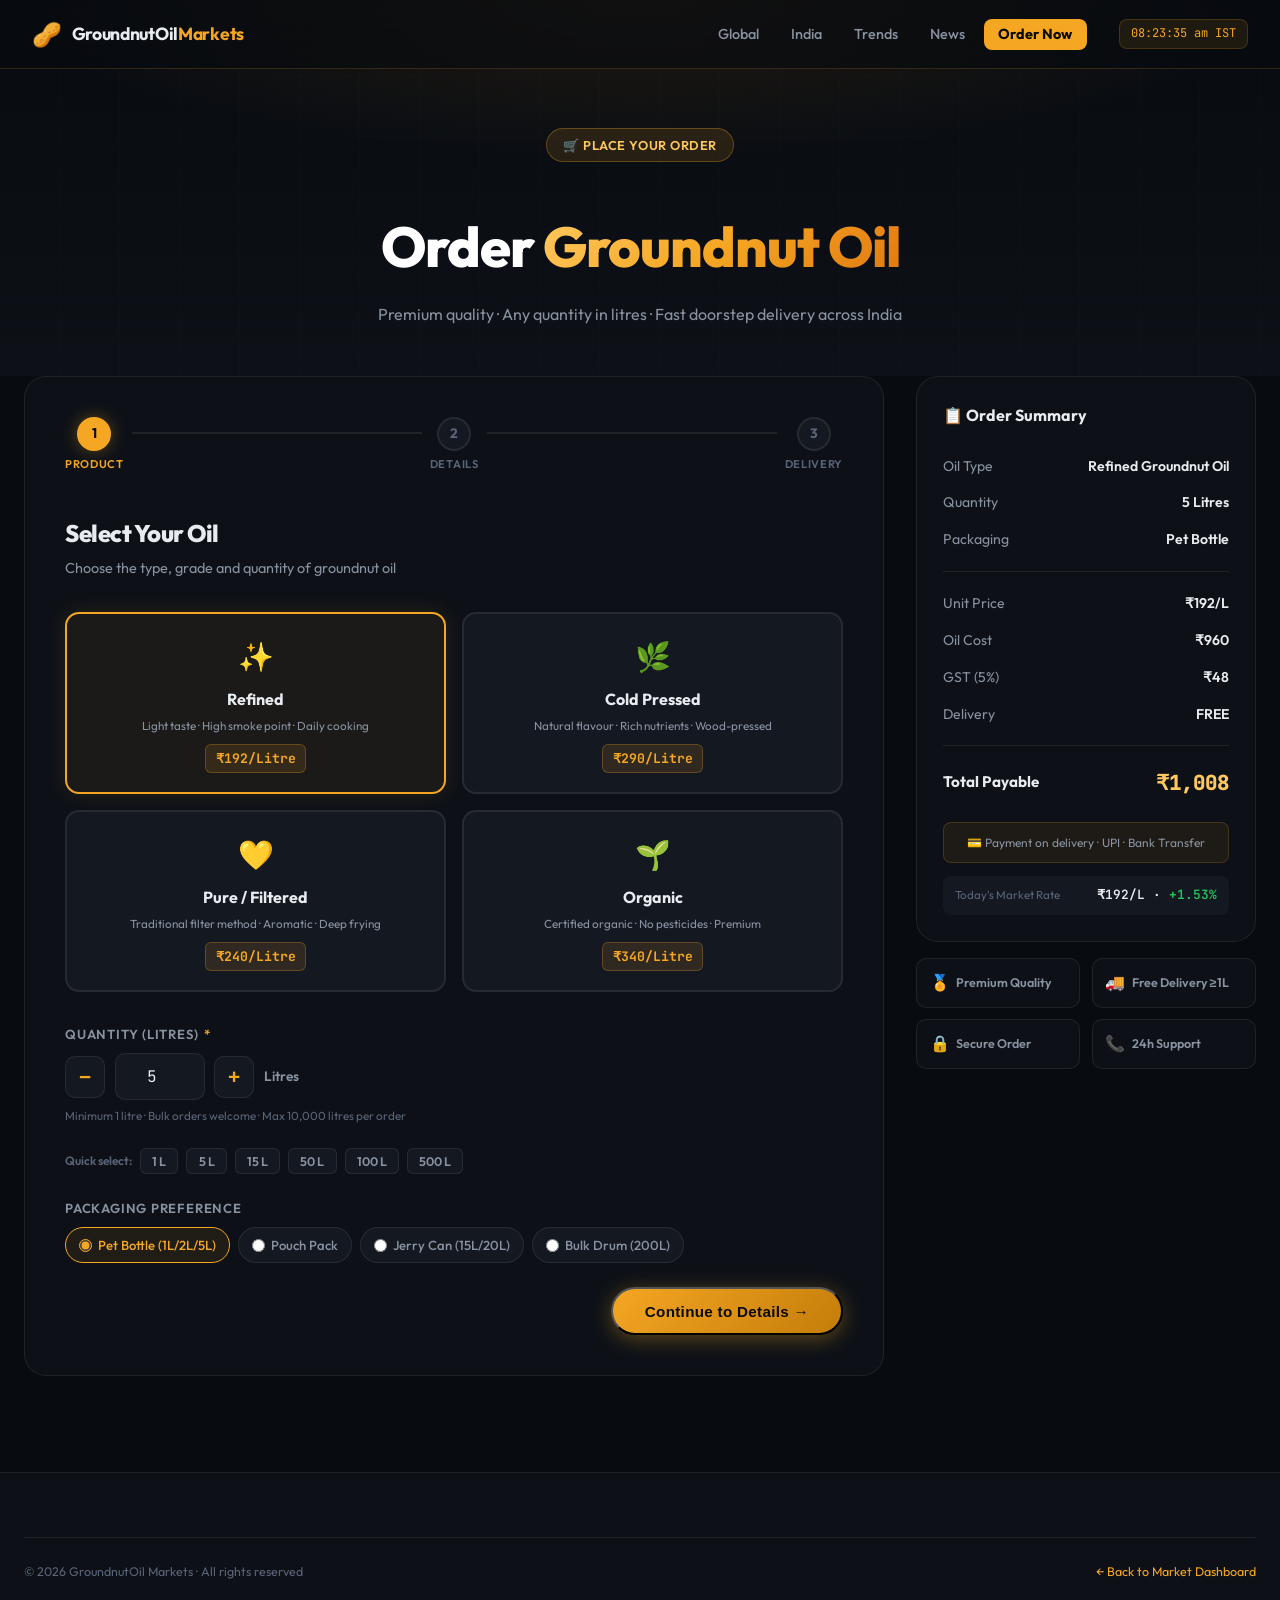
<file: order.html>
<!DOCTYPE html>
<html lang="en">
<head>
  <meta charset="UTF-8" />
  <meta name="viewport" content="width=device-width, initial-scale=1.0" />
  <title>Order Groundnut Oil – GroundnutOil Markets</title>
  <meta name="description" content="Order premium groundnut oil online. Choose your quantity in litres, select grade, and get doorstep delivery across India." />
  <link rel="preconnect" href="https://fonts.googleapis.com" />
  <link rel="preconnect" href="https://fonts.gstatic.com" crossorigin />
  <link href="https://fonts.googleapis.com/css2?family=Outfit:wght@300;400;500;600;700;800&family=JetBrains+Mono:wght@400;500&display=swap" rel="stylesheet" />
  <link rel="stylesheet" href="styles.css" />
  <link rel="stylesheet" href="order.css" />
</head>
<body class="order-page">

  <!-- ===== NAV ===== -->
  <nav class="navbar" id="navbar">
    <div class="nav-inner">
      <a href="index.html" class="nav-logo">
        <span class="logo-icon">🥜</span>
        <span class="logo-text">GroundnutOil<span class="logo-accent">Markets</span></span>
      </a>
      <ul class="nav-links">
        <li><a href="index.html#global">Global</a></li>
        <li><a href="index.html#india">India</a></li>
        <li><a href="index.html#chart">Trends</a></li>
        <li><a href="index.html#news">News</a></li>
        <li><a href="order.html" class="nav-order-active">Order Now</a></li>
      </ul>
      <div class="nav-time" id="navTime"></div>
    </div>
  </nav>

  <!-- ===== ORDER HERO ===== -->
  <div class="order-hero">
    <div class="order-hero-bg"></div>
    <div class="order-hero-content">
      <div class="hero-badge">🛒 Place Your Order</div>
      <h1 class="order-hero-title">Order <span class="gradient-text">Groundnut Oil</span></h1>
      <p class="order-hero-sub">Premium quality · Any quantity in litres · Fast doorstep delivery across India</p>
    </div>
  </div>

  <!-- ===== MAIN CONTENT ===== -->
  <main class="order-main">
    <div class="order-layout">

      <!-- ===== LEFT: FORM ===== -->
      <div class="order-form-wrap">

        <!-- Step indicator -->
        <div class="steps-bar">
          <div class="step active" id="step1Dot"><span class="step-num">1</span><span class="step-label">Product</span></div>
          <div class="step-line"></div>
          <div class="step" id="step2Dot"><span class="step-num">2</span><span class="step-label">Details</span></div>
          <div class="step-line"></div>
          <div class="step" id="step3Dot"><span class="step-num">3</span><span class="step-label">Delivery</span></div>
        </div>

        <form id="orderForm" novalidate>

          <!-- ===== STEP 1: Product ===== -->
          <div class="form-step active" id="formStep1">
            <h2 class="step-title">Select Your Oil</h2>
            <p class="step-desc">Choose the type, grade and quantity of groundnut oil</p>

            <!-- Oil Type Cards -->
            <div class="oil-type-grid">
              <label class="oil-card" for="typeRefined">
                <input type="radio" name="oilType" id="typeRefined" value="Refined Groundnut Oil" checked />
                <div class="oil-card-inner">
                  <div class="oil-card-icon">✨</div>
                  <div class="oil-card-name">Refined</div>
                  <div class="oil-card-desc">Light taste · High smoke point · Daily cooking</div>
                  <div class="oil-card-price">₹192/Litre</div>
                </div>
              </label>

              <label class="oil-card" for="typeColdPressed">
                <input type="radio" name="oilType" id="typeColdPressed" value="Cold Pressed Groundnut Oil" />
                <div class="oil-card-inner">
                  <div class="oil-card-icon">🌿</div>
                  <div class="oil-card-name">Cold Pressed</div>
                  <div class="oil-card-desc">Natural flavour · Rich nutrients · Wood-pressed</div>
                  <div class="oil-card-price">₹290/Litre</div>
                </div>
              </label>

              <label class="oil-card" for="typePure">
                <input type="radio" name="oilType" id="typePure" value="Pure Groundnut Oil" />
                <div class="oil-card-inner">
                  <div class="oil-card-icon">💛</div>
                  <div class="oil-card-name">Pure / Filtered</div>
                  <div class="oil-card-desc">Traditional filter method · Aromatic · Deep frying</div>
                  <div class="oil-card-price">₹240/Litre</div>
                </div>
              </label>

              <label class="oil-card" for="typeOrganic">
                <input type="radio" name="oilType" id="typeOrganic" value="Organic Groundnut Oil" />
                <div class="oil-card-inner">
                  <div class="oil-card-icon">🌱</div>
                  <div class="oil-card-name">Organic</div>
                  <div class="oil-card-desc">Certified organic · No pesticides · Premium</div>
                  <div class="oil-card-price">₹340/Litre</div>
                </div>
              </label>
            </div>

            <!-- Quantity -->
            <div class="form-group">
              <label class="form-label" for="quantity">Quantity (Litres) <span class="required">*</span></label>
              <div class="qty-wrap">
                <button type="button" class="qty-btn" id="qtyMinus">−</button>
                <input
                  type="number"
                  id="quantity"
                  name="quantity"
                  class="form-input qty-input"
                  value="5"
                  min="1"
                  max="10000"
                  placeholder="Enter litres"
                  required
                />
                <button type="button" class="qty-btn" id="qtyPlus">+</button>
                <span class="qty-unit">Litres</span>
              </div>
              <p class="form-hint">Minimum 1 litre · Bulk orders welcome · Max 10,000 litres per order</p>
            </div>

            <!-- Quick presets -->
            <div class="qty-presets">
              <span class="preset-label">Quick select:</span>
              <button type="button" class="preset-btn" data-qty="1">1 L</button>
              <button type="button" class="preset-btn" data-qty="5">5 L</button>
              <button type="button" class="preset-btn" data-qty="15">15 L</button>
              <button type="button" class="preset-btn" data-qty="50">50 L</button>
              <button type="button" class="preset-btn" data-qty="100">100 L</button>
              <button type="button" class="preset-btn" data-qty="500">500 L</button>
            </div>

            <!-- Packaging -->
            <div class="form-group">
              <label class="form-label">Packaging Preference</label>
              <div class="radio-group">
                <label class="radio-pill">
                  <input type="radio" name="packaging" value="Pet Bottle (1L / 2L / 5L)" checked /> Pet Bottle (1L/2L/5L)
                </label>
                <label class="radio-pill">
                  <input type="radio" name="packaging" value="Pouch Pack (500ml/1L)" /> Pouch Pack
                </label>
                <label class="radio-pill">
                  <input type="radio" name="packaging" value="Jerry Can (15L / 20L)" /> Jerry Can (15L/20L)
                </label>
                <label class="radio-pill">
                  <input type="radio" name="packaging" value="Bulk Drum (200L)" /> Bulk Drum (200L)
                </label>
              </div>
            </div>

            <div class="step-actions">
              <button type="button" class="btn-primary" id="toStep2">Continue to Details →</button>
            </div>
          </div>

          <!-- ===== STEP 2: Customer Details ===== -->
          <div class="form-step" id="formStep2">
            <h2 class="step-title">Your Details</h2>
            <p class="step-desc">Let us know who you are so we can confirm your order</p>

            <div class="form-row">
              <div class="form-group">
                <label class="form-label" for="firstName">First Name <span class="required">*</span></label>
                <input type="text" id="firstName" name="firstName" class="form-input" placeholder="Rahul" required />
              </div>
              <div class="form-group">
                <label class="form-label" for="lastName">Last Name <span class="required">*</span></label>
                <input type="text" id="lastName" name="lastName" class="form-input" placeholder="Sharma" required />
              </div>
            </div>

            <div class="form-group">
              <label class="form-label" for="email">Email Address <span class="required">*</span></label>
              <input type="email" id="email" name="email" class="form-input" placeholder="rahul@example.com" required />
              <p class="form-hint">Order confirmation will be sent to this email</p>
            </div>

            <div class="form-group">
              <label class="form-label" for="phone">Phone / WhatsApp <span class="required">*</span></label>
              <div class="phone-wrap">
                <span class="phone-prefix">🇮🇳 +91</span>
                <input type="tel" id="phone" name="phone" class="form-input phone-input" placeholder="9876543210" maxlength="10" required />
              </div>
            </div>

            <div class="form-row">
              <div class="form-group">
                <label class="form-label" for="company">Company / Business (optional)</label>
                <input type="text" id="company" name="company" class="form-input" placeholder="Your business name" />
              </div>
              <div class="form-group">
                <label class="form-label" for="gstin">GSTIN (optional)</label>
                <input type="text" id="gstin" name="gstin" class="form-input" placeholder="22AAAAA0000A1Z5" maxlength="15" />
              </div>
            </div>

            <div class="form-group">
              <label class="form-label">Customer Type</label>
              <div class="radio-group">
                <label class="radio-pill">
                  <input type="radio" name="customerType" value="Individual / Household" checked /> Individual / Household
                </label>
                <label class="radio-pill">
                  <input type="radio" name="customerType" value="Restaurant / Hotel" /> Restaurant / Hotel
                </label>
                <label class="radio-pill">
                  <input type="radio" name="customerType" value="Retailer / Distributor" /> Retailer / Distributor
                </label>
                <label class="radio-pill">
                  <input type="radio" name="customerType" value="Industrial / Manufacturer" /> Industrial / Manufacturer
                </label>
              </div>
            </div>

            <div class="step-actions">
              <button type="button" class="btn-secondary" id="backToStep1">← Back</button>
              <button type="button" class="btn-primary" id="toStep3">Continue to Delivery →</button>
            </div>
          </div>

          <!-- ===== STEP 3: Delivery ===== -->
          <div class="form-step" id="formStep3">
            <h2 class="step-title">Delivery Information</h2>
            <p class="step-desc">Where should we deliver your order?</p>

            <div class="form-group">
              <label class="form-label" for="addressLine1">Street Address <span class="required">*</span></label>
              <input type="text" id="addressLine1" name="addressLine1" class="form-input" placeholder="House/Flat No., Street Name" required />
            </div>

            <div class="form-group">
              <label class="form-label" for="addressLine2">Area / Locality</label>
              <input type="text" id="addressLine2" name="addressLine2" class="form-input" placeholder="Landmark, Area" />
            </div>

            <div class="form-row">
              <div class="form-group">
                <label class="form-label" for="city">City <span class="required">*</span></label>
                <input type="text" id="city" name="city" class="form-input" placeholder="Mumbai" required />
              </div>
              <div class="form-group">
                <label class="form-label" for="pincode">PIN Code <span class="required">*</span></label>
                <input type="text" id="pincode" name="pincode" class="form-input" placeholder="400001" maxlength="6" required />
              </div>
            </div>

            <div class="form-row">
              <div class="form-group">
                <label class="form-label" for="state">State <span class="required">*</span></label>
                <select id="state" name="state" class="form-input form-select" required>
                  <option value="">Select State</option>
                  <option>Andhra Pradesh</option><option>Arunachal Pradesh</option><option>Assam</option>
                  <option>Bihar</option><option>Chhattisgarh</option><option>Goa</option>
                  <option>Gujarat</option><option>Haryana</option><option>Himachal Pradesh</option>
                  <option>Jharkhand</option><option>Karnataka</option><option>Kerala</option>
                  <option>Madhya Pradesh</option><option>Maharashtra</option><option>Manipur</option>
                  <option>Meghalaya</option><option>Mizoram</option><option>Nagaland</option>
                  <option>Odisha</option><option>Punjab</option><option>Rajasthan</option>
                  <option>Sikkim</option><option>Tamil Nadu</option><option>Telangana</option>
                  <option>Tripura</option><option>Uttar Pradesh</option><option>Uttarakhand</option>
                  <option>West Bengal</option><option>Delhi</option><option>Puducherry</option>
                </select>
              </div>
              <div class="form-group">
                <label class="form-label" for="deliveryDate">Preferred Delivery Date</label>
                <input type="date" id="deliveryDate" name="deliveryDate" class="form-input" />
              </div>
            </div>

            <div class="form-group">
              <label class="form-label">Delivery Mode</label>
              <div class="radio-group">
                <label class="radio-pill">
                  <input type="radio" name="deliveryMode" value="Standard (5-7 days)" checked /> Standard (5–7 days)
                </label>
                <label class="radio-pill">
                  <input type="radio" name="deliveryMode" value="Express (2-3 days)" /> Express (2–3 days)
                </label>
                <label class="radio-pill">
                  <input type="radio" name="deliveryMode" value="Self Pickup" /> Self Pickup
                </label>
              </div>
            </div>

            <div class="form-group">
              <label class="form-label" for="notes">Special Instructions (optional)</label>
              <textarea id="notes" name="notes" class="form-input form-textarea" rows="3" placeholder="Any specific requirements, brand preferences, or delivery instructions…"></textarea>
            </div>

            <!-- Terms -->
            <label class="checkbox-row">
              <input type="checkbox" id="agreeTerms" required />
              <span>I agree to the <a href="#" class="inline-link">Terms & Conditions</a> and confirm the details above are correct.</span>
            </label>

            <div class="step-actions">
              <button type="button" class="btn-secondary" id="backToStep2">← Back</button>
              <button type="submit" class="btn-primary btn-submit" id="submitBtn">
                <span id="submitText">🛒 Place Order</span>
                <span id="submitSpinner" style="display:none">⏳ Sending…</span>
              </button>
            </div>
          </div>

        </form>

        <!-- SUCCESS MESSAGE -->
        <div class="order-success" id="orderSuccess" style="display:none">
          <div class="success-icon">✅</div>
          <h2>Order Placed Successfully!</h2>
          <p>Thank you! Your order has been received. We'll contact you within <strong>24 hours</strong> to confirm delivery details.</p>
          <p class="success-id">Order Ref: <span id="orderRef"></span></p>
          <div class="success-actions">
            <a href="index.html" class="btn-secondary">← Back to Market</a>
            <button class="btn-primary" onclick="resetForm()">Place Another Order</button>
          </div>
        </div>

      </div>

      <!-- ===== RIGHT: SUMMARY PANEL ===== -->
      <aside class="order-summary">
        <div class="summary-card sticky-summary">
          <h3 class="summary-title">📋 Order Summary</h3>

          <div class="summary-row">
            <span class="summary-key">Oil Type</span>
            <span class="summary-val" id="sumType">Refined Groundnut Oil</span>
          </div>
          <div class="summary-row">
            <span class="summary-key">Quantity</span>
            <span class="summary-val" id="sumQty">5 Litres</span>
          </div>
          <div class="summary-row">
            <span class="summary-key">Packaging</span>
            <span class="summary-val" id="sumPack">Pet Bottle</span>
          </div>

          <div class="summary-divider"></div>

          <div class="summary-row">
            <span class="summary-key">Unit Price</span>
            <span class="summary-val" id="sumUnitPrice">₹192/L</span>
          </div>
          <div class="summary-row">
            <span class="summary-key">Oil Cost</span>
            <span class="summary-val" id="sumOilCost">₹960</span>
          </div>
          <div class="summary-row">
            <span class="summary-key">GST (5%)</span>
            <span class="summary-val" id="sumGst">₹48</span>
          </div>
          <div class="summary-row">
            <span class="summary-key">Delivery</span>
            <span class="summary-val">FREE</span>
          </div>

          <div class="summary-divider"></div>

          <div class="summary-row summary-total">
            <span>Total Payable</span>
            <span class="total-amt" id="sumTotal">₹1,008</span>
          </div>

          <div class="summary-note">
            💳 Payment on delivery · UPI · Bank Transfer
          </div>

          <div class="price-ticker-mini">
            <div class="mini-tick-label">Today's Market Rate</div>
            <div class="mini-tick-val">₹192/L · <span class="change-up">+1.53%</span></div>
          </div>
        </div>

        <!-- Trust badges -->
        <div class="trust-badges">
          <div class="trust-badge"><span>🏅</span> Premium Quality</div>
          <div class="trust-badge"><span>🚚</span> Free Delivery ≥1L</div>
          <div class="trust-badge"><span>🔒</span> Secure Order</div>
          <div class="trust-badge"><span>📞</span> 24h Support</div>
        </div>
      </aside>

    </div>
  </main>

  <!-- ===== FOOTER ===== -->
  <footer class="footer" style="margin-top:0">
    <div class="container">
      <div class="footer-bottom">
        <span>© 2026 GroundnutOil Markets · All rights reserved</span>
        <span><a href="index.html" style="color:var(--gold);text-decoration:none;">← Back to Market Dashboard</a></span>
      </div>
    </div>
  </footer>

  <script src="order.js"></script>
</body>
</html>
</file>
<file: styles.css>
/* ============================================================
   GROUNDNUT OIL MARKETS — Premium Dark Gold Design System
   ============================================================ */

:root {
  --gold:        #f5a623;
  --gold-light:  #ffc85e;
  --gold-dark:   #c47d0a;
  --green:       #22c55e;
  --red:         #ef4444;
  --bg:          #080b10;
  --bg2:         #0d1117;
  --bg3:         #141921;
  --surface:     rgba(255,255,255,0.04);
  --surface2:    rgba(255,255,255,0.07);
  --border:      rgba(245,166,35,0.18);
  --border2:     rgba(255,255,255,0.08);
  --text:        #e8ecf0;
  --text-muted:  #8892a0;
  --text-dim:    #5a6478;
  --radius:      14px;
  --radius-lg:   22px;
  --shadow:      0 8px 40px rgba(0,0,0,0.5);
}

*, *::before, *::after { box-sizing: border-box; margin: 0; padding: 0; }

html { scroll-behavior: smooth; }

body {
  font-family: 'Outfit', sans-serif;
  background: var(--bg);
  color: var(--text);
  line-height: 1.6;
  overflow-x: hidden;
}

/* SCROLLBAR */
::-webkit-scrollbar { width: 6px; }
::-webkit-scrollbar-track { background: var(--bg2); }
::-webkit-scrollbar-thumb { background: var(--gold-dark); border-radius: 3px; }

/* ============================================================ NAVBAR */
.navbar {
  position: fixed;
  top: 0; left: 0; right: 0;
  z-index: 100;
  padding: 0 2rem;
  background: rgba(8,11,16,0.6);
  backdrop-filter: blur(20px);
  border-bottom: 1px solid var(--border);
  transition: background 0.3s;
}
.navbar.scrolled { background: rgba(8,11,16,0.95); }
.nav-inner {
  max-width: 1280px;
  margin: 0 auto;
  display: flex;
  align-items: center;
  height: 68px;
  gap: 2rem;
}
.nav-logo { display: flex; align-items: center; gap: 0.6rem; text-decoration: none; }
.logo-icon { font-size: 1.5rem; }
.logo-text { font-size: 1.1rem; font-weight: 700; color: var(--text); letter-spacing: -0.3px; }
.logo-accent { color: var(--gold); }
.nav-links {
  display: flex;
  list-style: none;
  gap: 0.4rem;
  margin-left: auto;
}
.nav-links a {
  color: var(--text-muted);
  text-decoration: none;
  font-size: 0.9rem;
  font-weight: 500;
  padding: 0.4rem 0.8rem;
  border-radius: 8px;
  transition: all 0.2s;
}
.nav-links a:hover { color: var(--gold); background: rgba(245,166,35,0.08); }
.nav-time {
  font-family: 'JetBrains Mono', monospace;
  font-size: 0.75rem;
  color: var(--gold);
  background: rgba(245,166,35,0.1);
  padding: 0.3rem 0.7rem;
  border-radius: 8px;
  border: 1px solid var(--border);
  white-space: nowrap;
}

/* ============================================================ HERO */
.hero {
  position: relative;
  min-height: 100vh;
  display: flex;
  align-items: center;
  justify-content: center;
  overflow: hidden;
}
.hero-bg {
  position: absolute;
  inset: 0;
  background:
    radial-gradient(ellipse 80% 60% at 50% 30%, rgba(245,166,35,0.12) 0%, transparent 70%),
    radial-gradient(ellipse 50% 40% at 80% 70%, rgba(194,125,10,0.08) 0%, transparent 60%),
    linear-gradient(180deg, #080b10 0%, #0a0e15 100%);
}
.hero-bg::before {
  content: '';
  position: absolute;
  inset: 0;
  background-image:
    repeating-linear-gradient(0deg, transparent, transparent 59px, rgba(255,255,255,0.015) 60px),
    repeating-linear-gradient(90deg, transparent, transparent 59px, rgba(255,255,255,0.015) 60px);
}
.hero-particles {
  position: absolute;
  inset: 0;
  pointer-events: none;
  overflow: hidden;
}
.particle {
  position: absolute;
  width: 3px;
  height: 3px;
  background: var(--gold);
  border-radius: 50%;
  opacity: 0;
  animation: floatParticle var(--dur) var(--delay) infinite ease-in-out;
}
@keyframes floatParticle {
  0%   { opacity: 0; transform: translateY(0) scale(1); }
  20%  { opacity: 0.6; }
  80%  { opacity: 0.3; }
  100% { opacity: 0; transform: translateY(-120px) scale(0.4); }
}

.hero-content {
  position: relative;
  z-index: 2;
  text-align: center;
  padding: 8rem 1.5rem 4rem;
  max-width: 860px;
}
.hero-badge {
  display: inline-flex;
  align-items: center;
  gap: 0.4rem;
  background: rgba(245,166,35,0.12);
  border: 1px solid rgba(245,166,35,0.3);
  border-radius: 999px;
  padding: 0.35rem 1rem;
  font-size: 0.8rem;
  font-weight: 600;
  color: var(--gold-light);
  letter-spacing: 0.04em;
  text-transform: uppercase;
  margin-bottom: 1.5rem;
  animation: fadeInDown 0.6s ease both;
}
.hero-title {
  font-size: clamp(2.4rem, 6vw, 5rem);
  font-weight: 800;
  line-height: 1.1;
  letter-spacing: -1.5px;
  color: #fff;
  margin-bottom: 1.2rem;
  animation: fadeInUp 0.7s ease 0.1s both;
}
.gradient-text {
  background: linear-gradient(135deg, var(--gold-light), var(--gold), #e07810);
  -webkit-background-clip: text;
  -webkit-text-fill-color: transparent;
  background-clip: text;
}
.hero-subtitle {
  font-size: 1.05rem;
  color: var(--text-muted);
  max-width: 560px;
  margin: 0 auto 2.5rem;
  animation: fadeInUp 0.7s ease 0.2s both;
}
.hero-stats {
  display: flex;
  align-items: center;
  justify-content: center;
  gap: 2rem;
  flex-wrap: wrap;
  margin-bottom: 2.5rem;
  background: var(--surface);
  border: 1px solid var(--border);
  border-radius: var(--radius-lg);
  padding: 1.5rem 2.5rem;
  backdrop-filter: blur(12px);
  animation: fadeInUp 0.7s ease 0.3s both;
}
.hero-stat { text-align: center; }
.stat-val {
  display: block;
  font-size: 1.8rem;
  font-weight: 800;
  color: var(--gold-light);
  font-family: 'JetBrains Mono', monospace;
  letter-spacing: -0.5px;
}
.stat-label { font-size: 0.72rem; color: var(--text-muted); text-transform: uppercase; letter-spacing: 0.06em; font-weight: 500; }
.hero-divider { width: 1px; height: 50px; background: var(--border2); }
.hero-cta {
  display: flex;
  gap: 1rem;
  justify-content: center;
  flex-wrap: wrap;
  animation: fadeInUp 0.7s ease 0.4s both;
}
.btn-primary, .btn-secondary {
  padding: 0.85rem 2rem;
  border-radius: 50px;
  font-size: 0.95rem;
  font-weight: 600;
  text-decoration: none;
  transition: all 0.25s;
  letter-spacing: 0.02em;
  display: inline-block;
}
.btn-primary {
  background: linear-gradient(135deg, var(--gold), var(--gold-dark));
  color: #0a0a0a;
  box-shadow: 0 4px 20px rgba(245,166,35,0.35);
}
.btn-primary:hover { transform: translateY(-2px); box-shadow: 0 8px 30px rgba(245,166,35,0.5); }
.btn-secondary {
  background: var(--surface);
  color: var(--text);
  border: 1px solid var(--border);
  backdrop-filter: blur(8px);
}
.btn-secondary:hover { border-color: var(--gold); color: var(--gold); background: rgba(245,166,35,0.06); }

.hero-scroll {
  position: absolute;
  bottom: 2rem;
  left: 50%;
  transform: translateX(-50%);
  display: flex;
  flex-direction: column;
  align-items: center;
  gap: 0.4rem;
  color: var(--text-dim);
  font-size: 0.7rem;
  letter-spacing: 0.1em;
  text-transform: uppercase;
  animation: fadeInUp 1s 0.8s both;
}
.scroll-line {
  width: 1px;
  height: 40px;
  background: linear-gradient(to bottom, transparent, var(--gold));
  animation: scrollAnim 1.5s ease-in-out infinite;
}
@keyframes scrollAnim {
  0%, 100% { transform: scaleY(0.4); opacity: 0.4; }
  50%       { transform: scaleY(1);   opacity: 1; }
}

/* ============================================================ TICKER */
.ticker-wrap {
  background: var(--bg2);
  border-top: 1px solid var(--border);
  border-bottom: 1px solid var(--border);
  overflow: hidden;
  padding: 0.7rem 0;
  white-space: nowrap;
}
.ticker-track {
  display: inline-flex;
  gap: 3rem;
  animation: ticker 35s linear infinite;
}
@keyframes ticker { from { transform: translateX(0); } to { transform: translateX(-50%); } }
.ticker-item {
  display: inline-flex;
  align-items: center;
  gap: 0.5rem;
  font-size: 0.82rem;
  font-family: 'JetBrains Mono', monospace;
  color: var(--text-muted);
  flex-shrink: 0;
}
.ticker-item .ticker-name { color: var(--gold-light); font-weight: 600; }
.ticker-item .up   { color: var(--green); }
.ticker-item .down { color: var(--red); }

/* ============================================================ SECTIONS */
.section { padding: 6rem 1.5rem; }
.india-section { background: linear-gradient(180deg, var(--bg) 0%, rgba(15,12,5,0.8) 50%, var(--bg) 100%); }
.chart-section { background: var(--bg2); }
.container { max-width: 1280px; margin: 0 auto; }
.section-header { text-align: center; margin-bottom: 3rem; }
.section-badge {
  display: inline-block;
  background: rgba(245,166,35,0.12);
  border: 1px solid var(--border);
  color: var(--gold);
  border-radius: 999px;
  padding: 0.3rem 1rem;
  font-size: 0.78rem;
  font-weight: 600;
  text-transform: uppercase;
  letter-spacing: 0.08em;
  margin-bottom: 0.8rem;
}
.section-title { font-size: clamp(1.8rem, 4vw, 2.8rem); font-weight: 800; letter-spacing: -0.8px; margin-bottom: 0.6rem; }
.section-desc { color: var(--text-muted); font-size: 1rem; max-width: 520px; margin: 0 auto; }

/* ============================================================ FILTER BAR */
.filter-bar {
  display: flex;
  align-items: center;
  gap: 0.5rem;
  flex-wrap: wrap;
  margin-bottom: 1.5rem;
}
.filter-btn {
  padding: 0.45rem 1.1rem;
  border-radius: 999px;
  border: 1px solid var(--border2);
  background: var(--surface);
  color: var(--text-muted);
  font-size: 0.82rem;
  font-weight: 500;
  font-family: 'Outfit', sans-serif;
  cursor: pointer;
  transition: all 0.2s;
}
.filter-btn:hover { border-color: var(--gold); color: var(--gold); }
.filter-btn.active { background: var(--gold); color: #0a0a0a; border-color: var(--gold); font-weight: 700; }
.search-box {
  display: flex;
  align-items: center;
  gap: 0.4rem;
  background: var(--surface);
  border: 1px solid var(--border2);
  border-radius: 999px;
  padding: 0.45rem 1rem;
  margin-left: auto;
}
.search-box input {
  background: none;
  border: none;
  outline: none;
  color: var(--text);
  font-family: 'Outfit', sans-serif;
  font-size: 0.82rem;
  width: 160px;
}
.search-box input::placeholder { color: var(--text-dim); }

/* ============================================================ TABLE */
.table-wrap {
  background: var(--bg2);
  border: 1px solid var(--border2);
  border-radius: var(--radius-lg);
  overflow: hidden;
  overflow-x: auto;
}
.market-table { width: 100%; border-collapse: collapse; min-width: 700px; }
.market-table thead tr {
  background: rgba(245,166,35,0.06);
  border-bottom: 1px solid var(--border2);
}
.market-table th {
  padding: 1rem 1.2rem;
  text-align: left;
  font-size: 0.75rem;
  font-weight: 700;
  color: var(--text-muted);
  text-transform: uppercase;
  letter-spacing: 0.07em;
  white-space: nowrap;
}
.market-table tbody tr {
  border-bottom: 1px solid rgba(255,255,255,0.04);
  transition: background 0.15s;
}
.market-table tbody tr:last-child { border-bottom: none; }
.market-table tbody tr:hover { background: var(--surface); }
.market-table td {
  padding: 0.95rem 1.2rem;
  font-size: 0.88rem;
  white-space: nowrap;
}
.country-cell { display: flex; align-items: center; gap: 0.6rem; font-weight: 600; }
.country-flag { font-size: 1.2rem; }
.price-val { font-family: 'JetBrains Mono', monospace; font-weight: 600; color: var(--gold-light); }
.change-up   { color: var(--green); font-weight: 600; font-family: 'JetBrains Mono', monospace; }
.change-down { color: var(--red);   font-weight: 600; font-family: 'JetBrains Mono', monospace; }
.change-pill {
  padding: 0.2rem 0.55rem;
  border-radius: 999px;
  font-size: 0.75rem;
  font-family: 'JetBrains Mono', monospace;
  font-weight: 700;
}
.change-pill.up   { background: rgba(34,197,94,0.12);  color: var(--green); }
.change-pill.down { background: rgba(239,68,68,0.12);   color: var(--red); }
.updated-badge {
  font-size: 0.72rem;
  color: var(--text-dim);
  font-family: 'JetBrains Mono', monospace;
}

/* ============================================================ CARDS GRID */
.cards-grid { display: none; }

/* ============================================================ KPI GRID */
.kpi-grid {
  display: grid;
  grid-template-columns: repeat(auto-fit, minmax(200px, 1fr));
  gap: 1.2rem;
  margin-bottom: 2.5rem;
}
.kpi-card {
  background: var(--bg2);
  border: 1px solid var(--border2);
  border-radius: var(--radius);
  padding: 1.4rem 1.5rem;
  position: relative;
  overflow: hidden;
  transition: transform 0.2s, border-color 0.2s;
}
.kpi-card::before {
  content: '';
  position: absolute;
  top: 0; left: 0; right: 0;
  height: 2px;
  background: linear-gradient(90deg, var(--gold), var(--gold-light));
  opacity: 0;
  transition: opacity 0.2s;
}
.kpi-card:hover { transform: translateY(-3px); border-color: var(--border); }
.kpi-card:hover::before { opacity: 1; }
.kpi-icon { font-size: 1.5rem; margin-bottom: 0.7rem; }
.kpi-label { font-size: 0.72rem; color: var(--text-muted); text-transform: uppercase; letter-spacing: 0.07em; font-weight: 600; margin-bottom: 0.4rem; }
.kpi-value { font-size: 1.6rem; font-weight: 800; font-family: 'JetBrains Mono', monospace; color: var(--gold-light); letter-spacing: -0.5px; }
.kpi-sub { font-size: 0.75rem; color: var(--text-dim); margin-top: 0.25rem; }

/* ============================================================ TAB BAR */
.tab-bar {
  display: flex;
  gap: 0.4rem;
  margin-bottom: 1.5rem;
  border-bottom: 1px solid var(--border2);
}
.tab-btn {
  padding: 0.65rem 1.5rem;
  border: none;
  background: none;
  color: var(--text-muted);
  font-family: 'Outfit', sans-serif;
  font-size: 0.9rem;
  font-weight: 600;
  cursor: pointer;
  position: relative;
  transition: color 0.2s;
}
.tab-btn::after {
  content: '';
  position: absolute;
  bottom: -1px; left: 0; right: 0;
  height: 2px;
  background: var(--gold);
  transform: scaleX(0);
  transition: transform 0.2s;
  border-radius: 2px 2px 0 0;
}
.tab-btn.active { color: var(--gold); }
.tab-btn.active::after { transform: scaleX(1); }
.tab-content { display: none; }
.tab-content.active { display: block; animation: fadeIn 0.3s ease; }

/* ============================================================ RETAIL CARDS */
.retail-cards {
  display: grid;
  grid-template-columns: repeat(auto-fill, minmax(220px, 1fr));
  gap: 1.2rem;
}
.retail-card {
  background: var(--bg2);
  border: 1px solid var(--border2);
  border-radius: var(--radius);
  padding: 1.4rem;
  transition: border-color 0.2s, transform 0.2s;
}
.retail-card:hover { border-color: var(--border); transform: translateY(-2px); }
.retail-city { font-size: 0.75rem; color: var(--text-muted); text-transform: uppercase; letter-spacing: 0.06em; font-weight: 600; margin-bottom: 0.3rem; }
.retail-price { font-size: 1.5rem; font-weight: 800; font-family: 'JetBrains Mono', monospace; color: var(--gold-light); }
.retail-unit  { font-size: 0.75rem; color: var(--text-dim); margin-top: 0.2rem; }
.retail-range { font-size: 0.78rem; color: var(--text-muted); margin-top: 0.5rem; }

/* ============================================================ CHART */
.chart-controls {
  display: flex;
  gap: 0.5rem;
  justify-content: flex-end;
  margin-bottom: 1.5rem;
}
.chart-btn {
  padding: 0.4rem 1rem;
  border-radius: 8px;
  border: 1px solid var(--border2);
  background: var(--surface);
  color: var(--text-muted);
  font-family: 'Outfit', sans-serif;
  font-size: 0.82rem;
  font-weight: 600;
  cursor: pointer;
  transition: all 0.2s;
}
.chart-btn:hover { border-color: var(--gold); color: var(--gold); }
.chart-btn.active { background: var(--gold); color: #0a0a0a; border-color: var(--gold); }
.chart-wrapper {
  background: var(--bg3);
  border: 1px solid var(--border2);
  border-radius: var(--radius-lg);
  padding: 2rem;
  height: 420px;
  position: relative;
}
.chart-legend {
  display: flex;
  gap: 2rem;
  justify-content: center;
  margin-top: 1.2rem;
}
.legend-item { display: flex; align-items: center; gap: 0.5rem; font-size: 0.82rem; color: var(--text-muted); }
.legend-dot { width: 10px; height: 10px; border-radius: 50%; flex-shrink: 0; }
.legend-dot.gold  { background: var(--gold); }
.legend-dot.green { background: var(--green); }

/* ============================================================ NEWS */
.news-grid {
  display: grid;
  grid-template-columns: repeat(auto-fill, minmax(300px, 1fr));
  gap: 1.5rem;
}
.news-card {
  background: var(--bg2);
  border: 1px solid var(--border2);
  border-radius: var(--radius-lg);
  overflow: hidden;
  transition: transform 0.2s, border-color 0.2s;
  cursor: pointer;
}
.news-card:hover { transform: translateY(-4px); border-color: var(--border); }
.news-card-img {
  width: 100%;
  height: 140px;
  object-fit: cover;
  background: linear-gradient(135deg, rgba(245,166,35,0.15), rgba(10,14,20,0.8));
  display: flex;
  align-items: center;
  justify-content: center;
  font-size: 3rem;
}
.news-body { padding: 1.3rem; }
.news-tag {
  font-size: 0.7rem;
  font-weight: 700;
  text-transform: uppercase;
  letter-spacing: 0.08em;
  color: var(--gold);
  margin-bottom: 0.5rem;
}
.news-title { font-size: 0.95rem; font-weight: 700; line-height: 1.4; margin-bottom: 0.5rem; color: var(--text); }
.news-meta { font-size: 0.75rem; color: var(--text-dim); }

/* ============================================================ FOOTER */
.footer {
  background: var(--bg2);
  border-top: 1px solid var(--border2);
  padding: 4rem 1.5rem 2rem;
}
.footer-inner {
  display: grid;
  grid-template-columns: 2fr 1fr 1.5fr;
  gap: 3rem;
  margin-bottom: 3rem;
}
.footer-brand { display: flex; flex-direction: column; gap: 0.5rem; }
.footer-brand p { color: var(--text-muted); font-size: 0.85rem; line-height: 1.6; max-width: 300px; margin-top: 0.3rem; }
.footer-links, .footer-info { display: flex; flex-direction: column; gap: 0.6rem; }
.footer-links h4, .footer-info h4 { font-size: 0.8rem; text-transform: uppercase; letter-spacing: 0.08em; color: var(--text-muted); font-weight: 700; margin-bottom: 0.3rem; }
.footer-links a { color: var(--text-muted); text-decoration: none; font-size: 0.9rem; transition: color 0.2s; }
.footer-links a:hover { color: var(--gold); }
.footer-info p { color: var(--text-muted); font-size: 0.85rem; }
.disclaimer { color: var(--text-dim) !important; font-size: 0.75rem !important; line-height: 1.5; }
.footer-bottom {
  border-top: 1px solid var(--border2);
  padding-top: 1.5rem;
  display: flex;
  justify-content: space-between;
  align-items: center;
  font-size: 0.78rem;
  color: var(--text-dim);
  flex-wrap: wrap;
  gap: 0.5rem;
}

/* ============================================================ ANIMATIONS */
@keyframes fadeInUp   { from { opacity:0; transform:translateY(20px); } to { opacity:1; transform:translateY(0); } }
@keyframes fadeInDown { from { opacity:0; transform:translateY(-20px);} to { opacity:1; transform:translateY(0); } }
@keyframes fadeIn     { from { opacity:0; } to { opacity:1; } }

/* ============================================================ RESPONSIVE */
/* ===== CHART TOP BAR ===== */
.chart-top-bar {
  display: flex;
  align-items: center;
  justify-content: space-between;
  flex-wrap: wrap;
  gap: 1rem;
  margin-bottom: 1.5rem;
}
.chart-top-bar .chart-controls { margin-bottom: 0; }

.chart-today-price {
  display: flex;
  align-items: center;
  gap: 0;
  background: var(--bg2);
  border: 1px solid var(--border2);
  border-radius: 12px;
  padding: 0.55rem 1.2rem;
  flex-wrap: wrap;
  gap: 0.2rem;
}
.ctp-item {
  display: flex;
  flex-direction: column;
  align-items: flex-start;
  padding: 0.15rem 1rem;
}
.ctp-label {
  font-size: 0.68rem;
  color: var(--text-dim);
  text-transform: uppercase;
  letter-spacing: 0.06em;
  font-weight: 600;
  margin-bottom: 0.15rem;
  white-space: nowrap;
}
.ctp-val {
  font-family: 'JetBrains Mono', monospace;
  font-size: 1rem;
  font-weight: 700;
  color: var(--text);
  white-space: nowrap;
}
.ctp-val.gold { color: var(--gold); font-size: 1.1rem; }
.ctp-divider {
  width: 1px;
  height: 36px;
  background: var(--border2);
  align-self: center;
  flex-shrink: 0;
}
@media (max-width: 760px) {
  .chart-top-bar { flex-direction: column; align-items: flex-start; }
  .chart-today-price { width: 100%; justify-content: space-around; }
  .ctp-item { padding: 0.1rem 0.5rem; }
  .ctp-divider { display: none; }
}

/* ===== ORDER NOW BUTTONS ===== */
.nav-order-btn {
  background: linear-gradient(135deg, var(--gold), var(--gold-dark)) !important;
  color: #0a0a0a !important;
  font-weight: 700 !important;
  border-radius: 8px !important;
  padding: 0.35rem 0.9rem !important;
  box-shadow: 0 2px 10px rgba(245,166,35,0.3);
  transition: box-shadow 0.2s, transform 0.2s !important;
}
.nav-order-btn:hover {
  transform: translateY(-1px);
  box-shadow: 0 4px 18px rgba(245,166,35,0.45) !important;
  background: linear-gradient(135deg, var(--gold-light), var(--gold)) !important;
}
.btn-order {
  padding: 0.85rem 2rem;
  border-radius: 50px;
  font-size: 0.95rem;
  font-weight: 700;
  text-decoration: none;
  transition: all 0.25s;
  letter-spacing: 0.02em;
  display: inline-block;
  background: linear-gradient(135deg, #ff8c00, var(--gold));
  color: #0a0a0a;
  box-shadow: 0 4px 20px rgba(255,140,0,0.3);
}
.btn-order:hover { transform: translateY(-2px); box-shadow: 0 8px 30px rgba(255,140,0,0.45); }

@media (max-width: 768px) {
  .nav-links { display: none; }
  .hero-stats { flex-direction: column; gap: 1rem; padding: 1.2rem; }
  .hero-divider { display: none; }
  .footer-inner { grid-template-columns: 1fr; gap: 2rem; }
  .cards-grid { display: grid; grid-template-columns: repeat(auto-fill, minmax(160px, 1fr)); gap: 1rem; }
  .table-wrap { display: none; }
  .filter-bar { flex-direction: column; align-items: flex-start; }
  .search-box { margin-left: 0; width: 100%; }
  .search-box input { width: 100%; }
}

/* ============================================================ LIVE STOCKS SECTION */
.live-stocks-section {
  background: linear-gradient(180deg, var(--bg2) 0%, var(--bg) 100%);
  border-top: 1px solid var(--border2);
  border-bottom: 1px solid var(--border2);
}

/* ── Refresh bar ── */
.stocks-refresh-bar {
  display: flex;
  align-items: center;
  gap: 1rem;
  flex-wrap: wrap;
  margin-bottom: 1.5rem;
  padding: 0.65rem 1.2rem;
  background: var(--bg3);
  border: 1px solid var(--border2);
  border-radius: var(--radius);
  font-size: 0.82rem;
  color: var(--text-muted);
}
.stocks-refresh-bar strong {
  color: var(--text);
  font-family: 'JetBrains Mono', monospace;
}
.stocks-refresh-bar #stocksStatus {
  display: flex;
  align-items: center;
  gap: 0.45rem;
  font-weight: 700;
  color: var(--green);
  letter-spacing: 0.04em;
}
.live-dot {
  width: 8px; height: 8px;
  background: var(--green);
  border-radius: 50%;
  animation: livePulse 1.6s ease-in-out infinite;
  box-shadow: 0 0 6px var(--green);
  flex-shrink: 0;
}
@keyframes livePulse {
  0%, 100% { transform: scale(1);   opacity: 1; }
  50%       { transform: scale(1.6); opacity: 0.45; }
}
.refresh-btn {
  margin-left: auto;
  padding: 0.4rem 1rem;
  border-radius: 8px;
  border: 1px solid var(--border);
  background: rgba(245,166,35,0.08);
  color: var(--gold);
  font-family: 'Outfit', sans-serif;
  font-size: 0.82rem;
  font-weight: 600;
  cursor: pointer;
  transition: all 0.2s;
}
.refresh-btn:hover    { background: rgba(245,166,35,0.18); border-color: var(--gold-light); }
.refresh-btn:disabled { opacity: 0.45; cursor: not-allowed; }

/* ── Loading spinner ── */
.stocks-loading {
  grid-column: 1 / -1;
  display: flex;
  flex-direction: column;
  align-items: center;
  justify-content: center;
  gap: 1rem;
  padding: 4rem 2rem;
  color: var(--text-muted);
  font-size: 0.9rem;
}
.stocks-spinner {
  width: 44px; height: 44px;
  border: 3px solid rgba(245,166,35,0.15);
  border-top-color: var(--gold);
  border-radius: 50%;
  animation: spin 0.8s linear infinite;
}
@keyframes spin { to { transform: rotate(360deg); } }

/* ── Stocks grid ── */
.stocks-grid {
  display: grid;
  grid-template-columns: repeat(auto-fill, minmax(265px, 1fr));
  gap: 1.2rem;
}

/* ── Individual stock card ── */
.stock-card {
  background: var(--bg3);
  border: 1px solid var(--border2);
  border-radius: var(--radius-lg);
  padding: 1.4rem 1.5rem;
  position: relative;
  overflow: hidden;
  transition: transform 0.22s, border-color 0.22s, box-shadow 0.22s;
  display: flex;
  flex-direction: column;
  gap: 0.6rem;
}
.stock-card::before {
  content: '';
  position: absolute;
  top: 0; left: 0; right: 0;
  height: 3px;
  border-radius: var(--radius-lg) var(--radius-lg) 0 0;
}
.stock-card.stock-up              { border-color: rgba(34,197,94,0.2); }
.stock-card.stock-up::before      { background: linear-gradient(90deg,#16a34a,#22c55e); }
.stock-card.stock-down            { border-color: rgba(239,68,68,0.2); }
.stock-card.stock-down::before    { background: linear-gradient(90deg,#b91c1c,#ef4444); }
.stock-card.stock-error           { border-color: rgba(255,255,255,0.06); opacity: 0.55; }
.stock-card:hover                 { transform: translateY(-4px); box-shadow: 0 14px 44px rgba(0,0,0,0.45); }
.stock-card.stock-up:hover        { border-color: rgba(34,197,94,0.45); box-shadow: 0 14px 44px rgba(34,197,94,0.12); }
.stock-card.stock-down:hover      { border-color: rgba(239,68,68,0.45); box-shadow: 0 14px 44px rgba(239,68,68,0.12); }

.stock-top-row {
  display: flex;
  align-items: flex-start;
  justify-content: space-between;
  gap: 0.6rem;
}
.stock-flag-name { display: flex; align-items: center; gap: 0.5rem; }
.stock-flag   { font-size: 1.3rem; line-height: 1; }
.stock-name   { font-size: 0.95rem; font-weight: 700; color: var(--text); }
.stock-cat    {
  display: inline-block;
  font-size: 0.68rem;
  font-weight: 700;
  text-transform: uppercase;
  letter-spacing: 0.07em;
  color: var(--gold);
  background: rgba(245,166,35,0.1);
  border: 1px solid rgba(245,166,35,0.2);
  border-radius: 999px;
  padding: 0.1rem 0.6rem;
  margin-top: 0.25rem;
}
.stock-market-state {
  font-size: 0.7rem;
  font-weight: 600;
  white-space: nowrap;
  padding: 0.2rem 0.6rem;
  border-radius: 999px;
  flex-shrink: 0;
}
.stock-market-state.online  { background: rgba(34,197,94,0.12);  color: var(--green); border: 1px solid rgba(34,197,94,0.25); }
.stock-market-state.offline { background: rgba(255,255,255,0.05); color: var(--text-dim); border: 1px solid rgba(255,255,255,0.08); }

.stock-price-row {
  display: flex;
  align-items: baseline;
  flex-wrap: wrap;
  gap: 0.6rem;
}
.stock-price-val {
  font-family: 'JetBrains Mono', monospace;
  font-size: 1.5rem;
  font-weight: 800;
  color: var(--text);
  letter-spacing: -0.5px;
}
.stock-price-val.na { color: var(--text-dim); font-size: 1.1rem; }
.stock-change {
  font-family: 'JetBrains Mono', monospace;
  font-size: 0.78rem;
  font-weight: 700;
  padding: 0.2rem 0.6rem;
  border-radius: 999px;
}
.stock-change.up   { background: rgba(34,197,94,0.12); color: var(--green); }
.stock-change.down { background: rgba(239,68,68,0.12); color: var(--red); }

.stock-hl-row {
  display: flex;
  align-items: center;
  gap: 0.4rem;
  flex-wrap: wrap;
}
.hl-item {
  font-family: 'JetBrains Mono', monospace;
  font-size: 0.7rem;
  color: var(--text-muted);
  background: var(--surface);
  border-radius: 6px;
  padding: 0.15rem 0.5rem;
}
.hl-item.exchange { color: var(--gold); background: rgba(245,166,35,0.08); }
.stock-desc { font-size: 0.74rem; color: var(--text-dim); line-height: 1.45; margin-top: auto; }
.stock-sparkline { height: 2px; border-radius: 2px; background: var(--surface); margin-top: 0.4rem; }

/* ── AI Sentiment Panel ── */
.ai-sentiment-panel {
  background: linear-gradient(135deg, rgba(10,14,22,0.97), rgba(18,24,36,0.97));
  border: 1px solid rgba(245,166,35,0.28);
  border-radius: var(--radius-lg);
  padding: 1.8rem 2rem;
  margin-bottom: 1.8rem;
  position: relative;
  overflow: hidden;
}
.ai-sentiment-panel::before {
  content: '';
  position: absolute;
  inset: 0;
  background: radial-gradient(ellipse 55% 55% at 85% 55%, rgba(245,166,35,0.07) 0%, transparent 70%);
  pointer-events: none;
}
.ai-sentiment-header {
  display: flex;
  align-items: center;
  justify-content: space-between;
  margin-bottom: 1.3rem;
  flex-wrap: wrap;
  gap: 0.5rem;
}
.ai-badge {
  background: linear-gradient(135deg, rgba(245,166,35,0.16), rgba(194,125,10,0.1));
  border: 1px solid rgba(245,166,35,0.35);
  color: var(--gold-light);
  border-radius: 999px;
  padding: 0.3rem 1rem;
  font-size: 0.78rem;
  font-weight: 700;
  text-transform: uppercase;
  letter-spacing: 0.06em;
}
.ai-updated {
  font-size: 0.74rem;
  color: var(--text-dim);
  font-family: 'JetBrains Mono', monospace;
}
.ai-sentiment-body {
  display: grid;
  grid-template-columns: 150px 1fr;
  column-gap: 2rem;
  row-gap: 0.9rem;
  align-items: start;
}
.ai-sentiment-score {
  display: flex;
  flex-direction: column;
  align-items: center;
  gap: 0.5rem;
  grid-row: 1 / 3;
}
.ai-gauge { width: 140px; }
.gauge-svg { width: 100%; overflow: visible; }
.ai-sentiment-verdict {
  font-size: 0.85rem;
  font-weight: 700;
  text-align: center;
  letter-spacing: 0.02em;
}
.ai-sentiment-verdict.bull-strong { color: #22c55e; }
.ai-sentiment-verdict.bull-mild   { color: #86efac; }
.ai-sentiment-verdict.neutral     { color: var(--gold); }
.ai-sentiment-verdict.bear-mild   { color: #fca5a5; }
.ai-sentiment-verdict.bear-strong { color: #ef4444; }

.ai-sentiment-text {
  font-size: 0.88rem;
  color: var(--text-muted);
  line-height: 1.75;
}
.ai-factors {
  display: flex;
  flex-wrap: wrap;
  gap: 0.5rem;
}
.ai-factor-pill {
  font-family: 'JetBrains Mono', monospace;
  font-size: 0.72rem;
  font-weight: 700;
  padding: 0.22rem 0.7rem;
  border-radius: 999px;
}
.ai-factor-pill.up   { background: rgba(34,197,94,0.13);  color: #4ade80; border: 1px solid rgba(34,197,94,0.28); }
.ai-factor-pill.down { background: rgba(239,68,68,0.11);  color: #f87171; border: 1px solid rgba(239,68,68,0.25); }

/* ── Responsive: live stocks ── */
@media (max-width: 660px) {
  .ai-sentiment-body {
    grid-template-columns: 1fr;
  }
  .ai-sentiment-score {
    flex-direction: row;
    justify-content: center;
    grid-row: auto;
  }
  .ai-gauge { width: 100px; }
  .stocks-grid { grid-template-columns: 1fr; }
  .refresh-btn { margin-left: 0; width: 100%; margin-top: 0.4rem; }
}
</file>
<file: order.css>
/* ============================================================
   ORDER PAGE — Dedicated styles (extends styles.css)
   ============================================================ */

.order-page { background: var(--bg); }

/* ===== ORDER HERO ===== */
.order-hero {
  position: relative;
  padding: 8rem 1.5rem 3rem;
  text-align: center;
  overflow: hidden;
}
.order-hero-bg {
  position: absolute;
  inset: 0;
  background:
    radial-gradient(ellipse 70% 60% at 50% 0%, rgba(245,166,35,0.1) 0%, transparent 70%),
    linear-gradient(180deg, #080b10, #0d1117);
}
.order-hero-bg::before {
  content: '';
  position: absolute;
  inset: 0;
  background-image:
    repeating-linear-gradient(0deg, transparent, transparent 59px, rgba(255,255,255,0.015) 60px),
    repeating-linear-gradient(90deg, transparent, transparent 59px, rgba(255,255,255,0.015) 60px);
}
.order-hero-content { position: relative; z-index: 2; max-width: 700px; margin: 0 auto; }
.order-hero-title {
  font-size: clamp(2rem, 5vw, 3.5rem);
  font-weight: 800;
  letter-spacing: -1px;
  color: #fff;
  margin: 1rem 0 0.7rem;
}
.order-hero-sub { color: var(--text-muted); font-size: 1rem; }

/* ===== LAYOUT ===== */
.order-main { padding: 0 1.5rem 6rem; max-width: 1280px; margin: 0 auto; }
.order-layout {
  display: grid;
  grid-template-columns: 1fr 340px;
  gap: 2rem;
  align-items: start;
}

/* ===== FORM WRAP ===== */
.order-form-wrap {
  background: var(--bg2);
  border: 1px solid var(--border2);
  border-radius: var(--radius-lg);
  padding: 2.5rem;
}

/* ===== STEPS BAR ===== */
.steps-bar {
  display: flex;
  align-items: center;
  gap: 0;
  margin-bottom: 2.5rem;
}
.step {
  display: flex;
  flex-direction: column;
  align-items: center;
  gap: 0.3rem;
}
.step-num {
  width: 34px;
  height: 34px;
  border-radius: 50%;
  background: var(--bg3);
  border: 2px solid var(--border2);
  color: var(--text-dim);
  font-size: 0.85rem;
  font-weight: 700;
  display: flex;
  align-items: center;
  justify-content: center;
  transition: all 0.3s;
}
.step-label {
  font-size: 0.7rem;
  color: var(--text-dim);
  text-transform: uppercase;
  letter-spacing: 0.06em;
  font-weight: 600;
  transition: color 0.3s;
}
.step.active .step-num {
  background: var(--gold);
  border-color: var(--gold);
  color: #0a0a0a;
  box-shadow: 0 0 16px rgba(245,166,35,0.35);
}
.step.active .step-label { color: var(--gold); }
.step.done .step-num {
  background: var(--green);
  border-color: var(--green);
  color: #0a0a0a;
}
.step.done .step-label { color: var(--green); }
.step-line {
  flex: 1;
  height: 2px;
  background: var(--border2);
  margin: 0 0.5rem;
  margin-bottom: 1.5rem;
  transition: background 0.3s;
  position: relative;
}
.step-line.done { background: var(--green); }

/* ===== FORM STEPS ===== */
.form-step { display: none; animation: fadeIn 0.4s ease; }
.form-step.active { display: block; }
.step-title {
  font-size: 1.5rem;
  font-weight: 800;
  letter-spacing: -0.5px;
  margin-bottom: 0.3rem;
}
.step-desc { color: var(--text-muted); font-size: 0.9rem; margin-bottom: 2rem; }

/* ===== OIL TYPE GRID ===== */
.oil-type-grid {
  display: grid;
  grid-template-columns: repeat(2, 1fr);
  gap: 1rem;
  margin-bottom: 2rem;
}
.oil-card { cursor: pointer; }
.oil-card input[type="radio"] { display: none; }
.oil-card-inner {
  padding: 1.2rem;
  border: 2px solid var(--border2);
  border-radius: var(--radius);
  background: var(--bg3);
  transition: all 0.2s;
  text-align: center;
}
.oil-card input:checked + .oil-card-inner {
  border-color: var(--gold);
  background: rgba(245,166,35,0.06);
  box-shadow: 0 0 20px rgba(245,166,35,0.12);
}
.oil-card:hover .oil-card-inner { border-color: rgba(245,166,35,0.4); }
.oil-card-icon { font-size: 1.8rem; margin-bottom: 0.5rem; display: block; }
.oil-card-name { font-weight: 700; font-size: 1rem; margin-bottom: 0.3rem; }
.oil-card-desc { font-size: 0.73rem; color: var(--text-muted); line-height: 1.4; margin-bottom: 0.6rem; }
.oil-card-price {
  display: inline-block;
  background: rgba(245,166,35,0.12);
  color: var(--gold);
  font-family: 'JetBrains Mono', monospace;
  font-weight: 700;
  font-size: 0.82rem;
  padding: 0.2rem 0.6rem;
  border-radius: 6px;
  border: 1px solid rgba(245,166,35,0.25);
}

/* ===== FORM FIELDS ===== */
.form-group { margin-bottom: 1.4rem; }
.form-row { display: grid; grid-template-columns: 1fr 1fr; gap: 1rem; }
.form-label {
  display: block;
  font-size: 0.82rem;
  font-weight: 600;
  color: var(--text-muted);
  text-transform: uppercase;
  letter-spacing: 0.06em;
  margin-bottom: 0.5rem;
}
.required { color: var(--gold); margin-left: 2px; }
.form-input {
  width: 100%;
  background: var(--bg3);
  border: 1px solid var(--border2);
  border-radius: 10px;
  padding: 0.75rem 1rem;
  color: var(--text);
  font-family: 'Outfit', sans-serif;
  font-size: 0.92rem;
  outline: none;
  transition: border-color 0.2s, box-shadow 0.2s;
  appearance: none;
  -webkit-appearance: none;
}
.form-input:focus {
  border-color: var(--gold);
  box-shadow: 0 0 0 3px rgba(245,166,35,0.12);
}
.form-input::placeholder { color: var(--text-dim); }
.form-input.error { border-color: var(--red); }
.form-select {
  background-image: url("data:image/svg+xml,%3Csvg xmlns='http://www.w3.org/2000/svg' width='12' height='8' viewBox='0 0 12 8'%3E%3Cpath d='M1 1l5 5 5-5' stroke='%23f5a623' stroke-width='2' fill='none' stroke-linecap='round'/%3E%3C/svg%3E");
  background-repeat: no-repeat;
  background-position: right 1rem center;
  cursor: pointer;
}
.form-select option { background: #141921; color: var(--text); }
.form-textarea { resize: vertical; min-height: 90px; }
.form-hint { font-size: 0.73rem; color: var(--text-dim); margin-top: 0.4rem; }

/* ===== QUANTITY ===== */
.qty-wrap {
  display: flex;
  align-items: center;
  gap: 0.6rem;
}
.qty-btn {
  width: 40px;
  height: 42px;
  border-radius: 10px;
  border: 1px solid var(--border2);
  background: var(--bg3);
  color: var(--gold);
  font-size: 1.3rem;
  font-weight: 700;
  cursor: pointer;
  display: flex;
  align-items: center;
  justify-content: center;
  transition: all 0.18s;
  flex-shrink: 0;
}
.qty-btn:hover { background: rgba(245,166,35,0.12); border-color: var(--gold); }
.qty-input { width: 90px; text-align: center; font-family: 'JetBrains Mono', monospace; font-size: 1rem; }
.qty-unit { font-size: 0.85rem; color: var(--text-muted); font-weight: 600; }
.qty-presets {
  display: flex;
  align-items: center;
  gap: 0.5rem;
  flex-wrap: wrap;
  margin-bottom: 1.5rem;
}
.preset-label { font-size: 0.75rem; color: var(--text-dim); font-weight: 600; }
.preset-btn {
  padding: 0.3rem 0.7rem;
  border-radius: 6px;
  border: 1px solid var(--border2);
  background: var(--bg3);
  color: var(--text-muted);
  font-family: 'Outfit', sans-serif;
  font-size: 0.78rem;
  font-weight: 600;
  cursor: pointer;
  transition: all 0.18s;
}
.preset-btn:hover { border-color: var(--gold); color: var(--gold); }
.preset-btn.active { background: var(--gold); color: #0a0a0a; border-color: var(--gold); }

/* ===== RADIO PILLS ===== */
.radio-group { display: flex; flex-wrap: wrap; gap: 0.5rem; }
.radio-pill {
  display: flex;
  align-items: center;
  gap: 0.4rem;
  padding: 0.4rem 0.8rem;
  border-radius: 999px;
  border: 1px solid var(--border2);
  background: var(--bg3);
  color: var(--text-muted);
  font-size: 0.82rem;
  font-weight: 500;
  cursor: pointer;
  transition: all 0.2s;
}
.radio-pill input { accent-color: var(--gold); }
.radio-pill:has(input:checked) {
  border-color: var(--gold);
  color: var(--gold);
  background: rgba(245,166,35,0.08);
}

/* ===== PHONE ===== */
.phone-wrap { display: flex; align-items: center; }
.phone-prefix {
  background: var(--bg3);
  border: 1px solid var(--border2);
  border-right: none;
  border-radius: 10px 0 0 10px;
  padding: 0.75rem 0.9rem;
  color: var(--text-muted);
  font-size: 0.85rem;
  font-weight: 600;
  white-space: nowrap;
}
.phone-input { border-radius: 0 10px 10px 0; }

/* ===== CHECKBOX ===== */
.checkbox-row {
  display: flex;
  align-items: flex-start;
  gap: 0.6rem;
  font-size: 0.85rem;
  color: var(--text-muted);
  cursor: pointer;
  margin-bottom: 1.5rem;
}
.checkbox-row input { accent-color: var(--gold); margin-top: 3px; flex-shrink: 0; }
.inline-link { color: var(--gold); text-decoration: none; }
.inline-link:hover { text-decoration: underline; }

/* ===== STEP ACTIONS ===== */
.step-actions {
  display: flex;
  gap: 1rem;
  justify-content: flex-end;
  margin-top: 1.5rem;
}
.btn-submit { min-width: 180px; }

/* ===== NAV: ORDER ACTIVE ===== */
.nav-order-active {
  background: var(--gold) !important;
  color: #0a0a0a !important;
  font-weight: 700 !important;
  border-radius: 8px;
  padding: 0.4rem 0.9rem !important;
}

/* ===== SUCCESS ===== */
.order-success {
  text-align: center;
  padding: 3rem 2rem;
  animation: fadeIn 0.5s ease;
}
.success-icon { font-size: 4rem; margin-bottom: 1rem; }
.order-success h2 { font-size: 1.8rem; font-weight: 800; margin-bottom: 0.8rem; }
.order-success p { color: var(--text-muted); line-height: 1.6; margin-bottom: 0.5rem; }
.success-id {
  font-family: 'JetBrains Mono', monospace;
  font-size: 0.85rem;
  color: var(--gold);
  background: rgba(245,166,35,0.1);
  display: inline-block;
  padding: 0.4rem 1rem;
  border-radius: 8px;
  border: 1px solid var(--border);
  margin: 0.5rem 0 1.5rem;
}
.success-actions { display: flex; gap: 1rem; justify-content: center; flex-wrap: wrap; }

/* ===== SUMMARY PANEL ===== */
.order-summary { position: sticky; top: 90px; display: flex; flex-direction: column; gap: 1rem; }
.summary-card {
  background: var(--bg2);
  border: 1px solid var(--border2);
  border-radius: var(--radius-lg);
  padding: 1.6rem;
}
.summary-title { font-size: 1rem; font-weight: 700; margin-bottom: 1.2rem; }
.summary-row {
  display: flex;
  justify-content: space-between;
  align-items: center;
  padding: 0.45rem 0;
  font-size: 0.88rem;
}
.summary-key { color: var(--text-muted); }
.summary-val { font-weight: 600; color: var(--text); text-align: right; max-width: 55%; word-break: break-word; }
.summary-divider { height: 1px; background: var(--border2); margin: 0.8rem 0; }
.summary-total { font-weight: 700; font-size: 0.95rem; }
.total-amt {
  font-family: 'JetBrains Mono', monospace;
  color: var(--gold-light);
  font-size: 1.3rem;
  font-weight: 800;
}
.summary-note {
  margin-top: 1rem;
  background: rgba(245,166,35,0.07);
  border: 1px solid var(--border);
  border-radius: 8px;
  padding: 0.6rem 0.8rem;
  font-size: 0.75rem;
  color: var(--text-muted);
  text-align: center;
}
.price-ticker-mini {
  margin-top: 0.8rem;
  background: var(--bg3);
  border-radius: 8px;
  padding: 0.6rem 0.8rem;
  display: flex;
  justify-content: space-between;
  align-items: center;
}
.mini-tick-label { font-size: 0.72rem; color: var(--text-dim); }
.mini-tick-val { font-family: 'JetBrains Mono', monospace; font-size: 0.8rem; color: var(--text); font-weight: 600; }

/* ===== TRUST BADGES ===== */
.trust-badges {
  display: grid;
  grid-template-columns: 1fr 1fr;
  gap: 0.7rem;
}
.trust-badge {
  background: var(--bg2);
  border: 1px solid var(--border2);
  border-radius: 10px;
  padding: 0.7rem 0.8rem;
  font-size: 0.78rem;
  color: var(--text-muted);
  font-weight: 600;
  display: flex;
  align-items: center;
  gap: 0.4rem;
  transition: border-color 0.2s;
}
.trust-badge:hover { border-color: var(--border); }
.trust-badge span { font-size: 1rem; }

/* ===== RESPONSIVE ===== */
@media (max-width: 900px) {
  .order-layout { grid-template-columns: 1fr; }
  .order-summary { position: static; }
  .order-form-wrap { padding: 1.5rem; }
  .oil-type-grid { grid-template-columns: 1fr 1fr; }
  .form-row { grid-template-columns: 1fr; }
}
@media (max-width: 500px) {
  .oil-type-grid { grid-template-columns: 1fr; }
  .step-actions { flex-direction: column-reverse; }
  .step-actions .btn-primary,
  .step-actions .btn-secondary { width: 100%; text-align: center; }
}
</file>
